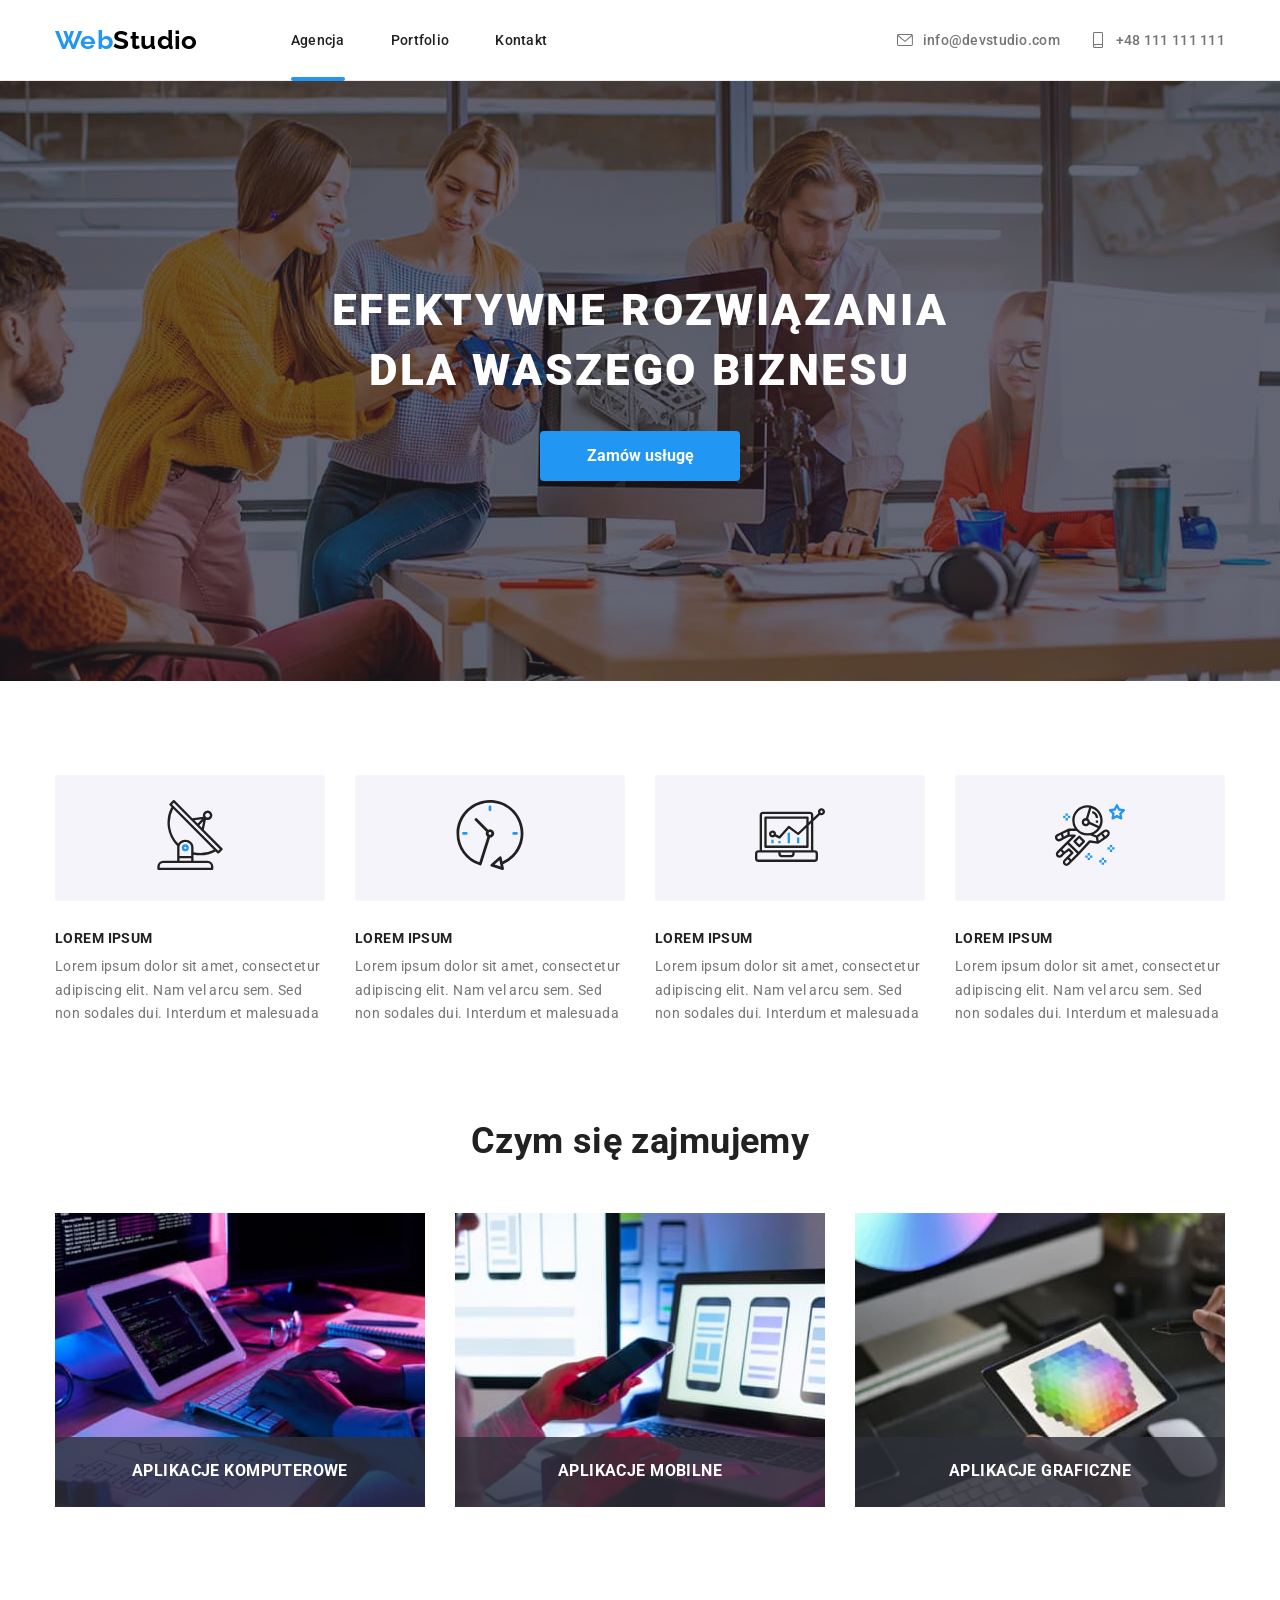
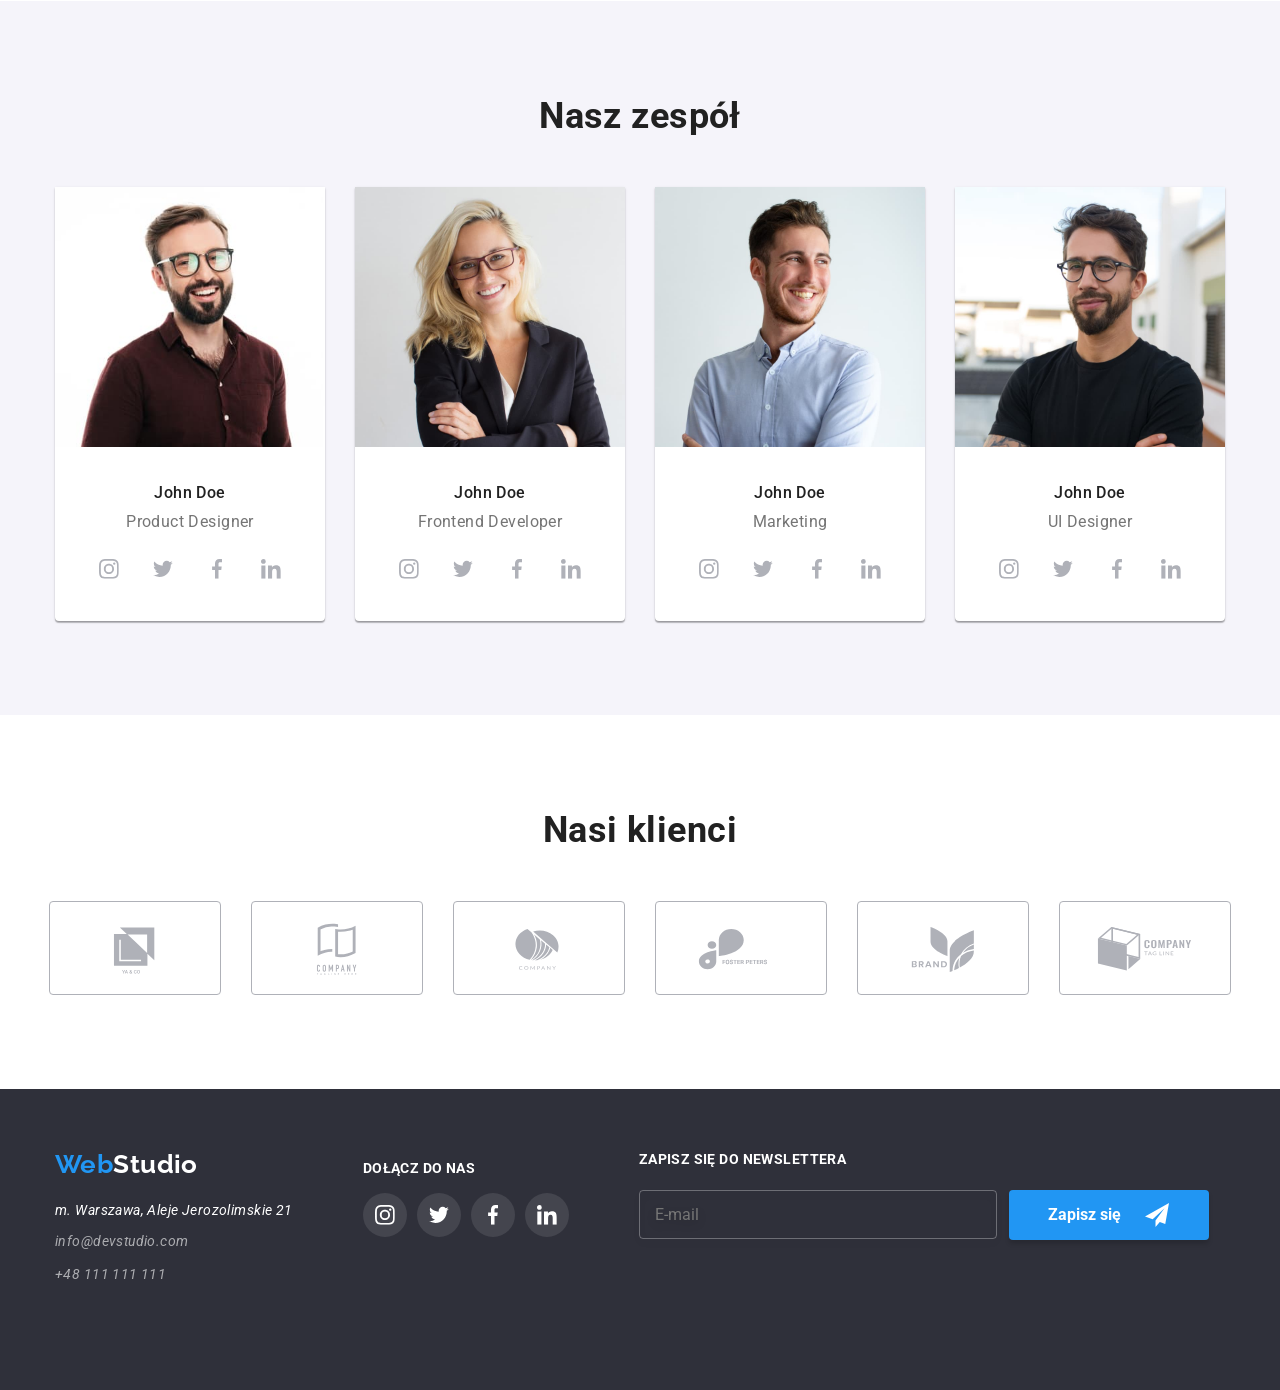
<file: index.html>
<!DOCTYPE html>
<html lang="pl">
  <head>
    <meta charset="UTF-8" />
    <meta http-equiv="X-UA-Compatible" content="IE=edge" />
    <meta name="viewport" content="width=device-width, initial-scale=1.0" />
    <title>Web Studio</title>
    <meta name="description" content="Najlepsza Firma zajmująca się dystrybucją oplikacji" />
    <meta name="keywords" content="aplikacje adroid web new trchnology" />
    <link
      rel="stylesheet"
      href="https://cdnjs.cloudflare.com/ajax/libs/modern-normalize/1.0.0/modern-normalize.min.css"
    />
    <link rel="stylesheet" href="./css/styles.css?=1.0.5" />
    <link rel="preconnect" href="https://fonts.googleapis.com" />
    <link rel="preconnect" href="https://fonts.gstatic.com" crossorigin />
  </head>
  <body>
    <div class="backdrop is-hidden" data-modal>
      <div class="modal">
        <p class="form-title">Zostaw swoje dane w formularzu poniżej</p>
        <form class="form">
          <div class="label-input-box">
            <input
              type="text"
              class="form-input"
              id="username"
              name="username"
              required
              minlength="3"
            />

            <svg class="form-icon">
              <use href="images/sprite.svg#icon-persol-form"></use>
            </svg>
            <label for="username" class="form-label"><span class="label-text">Imie</span> </label>
          </div>
          <div class="label-input-box">
            <input type="tel" class="form-input" name="tel" id="tel" required />
            <svg class="form-icon">
              <use href="images/sprite.svg#icon-phone-form"></use>
            </svg>
            <label for="tel" class="form-label"><span class="label-text">Telefon</span> </label>
          </div>
          <div class="label-input-box">
            <input type="email" class="form-input" name="checkbox" id="email" required />
            <svg class="form-icon">
              <use href="images/sprite.svg#icon-email-form"></use>
            </svg>
            <label for="email" class="form-label"><span class="label-text">Email</span> </label>
          </div>
          <div class="label-input-box">
            <label class="form-label">
              <span class="label-text">Komentarz</span>
              <textarea
                name="feedback"
                class="form-text-area"
                rows="5"
                placeholder="Wprowadż tekst"
              ></textarea>
            </label>
          </div>
          <div class="form-policy">
            <input
              type="checkbox"
              class="form-policy visually-hidden"
              name="mail"
              id="user-policy"
              required
            />

            <label for="user-policy" class="form-policy-text">
              Oświadczam iż akceptuję <a href="" class="consents">Regulamin</a> i
              <a href="" class="consents">Politykę Prywatności.</a></label
            >
          </div>
          <button type="submit" class="submit-btn">Wyślij</button>
        </form>

        <button type="button" class="close-btn" data-modal-close>X</button>
      </div>
    </div>
    <header>
      <div class="menu">
        <div class="container">
          <nav class="menu-nav">
            <ul class="menu-list">
              <li class="menu-nav-logo">
                <a class="logo-black" href="https://mateuszfrankowski.github.io/goit-markup-hw-06/"
                  ><span class="logo-blue">Web</span>Studio</a
                >
              </li>
              <li><a class="menu-nav-links actual-page" href="index.html">Agencja</a></li>
              <li><a class="menu-nav-links" href="portfolio.html">Portfolio</a></li>
              <li><a class="menu-nav-links" href="#contact">Kontakt</a></li>
            </ul>
          </nav>
          <ul class="contact">
            <li>
              <a class="contact-mail" href="mailto:info@devstudio.com">
                <div class="contact-icon-box">
                  <svg class="contact-icon envelope">
                    <use href="images/sprite.svg#icon-envelope"></use>
                  </svg>
                </div>
                info@devstudio.com</a
              >
            </li>
            <li>
              <a class="contact-tel" href="tel:+48111111111">
                <div class="contact-icon-box">
                  <svg class="contact-icon smartphone">
                    <use href="images/sprite.svg#icon-smartphone"></use>
                  </svg>
                </div>
                +48 111 111 111</a
              >
            </li>
          </ul>
        </div>
      </div>
      <section class="header">
        <div class="container">
          <h1 class="motto-text">Efektywne rozwiązania dla waszego biznesu</h1>
          <button class="order-button" type="button" data-modal-open>Zamów usługę</button>
        </div>
      </section>
    </header>
    <main>
      <section>
        <div class="container">
          <ul class="advantages">
            <li>
              <div class="our-strengths-icon">
                <svg class="icon antenna">
                  <use href="images/sprite.svg#icon-antenna-1"></use>
                </svg>
              </div>
              <h4 class="advantages-title">Lorem Ipsum</h4>
              <p class="advantages-text">
                Lorem ipsum dolor sit amet, consectetur adipiscing elit. Nam vel arcu sem. Sed non
                sodales dui. Interdum et malesuada
              </p>
            </li>
            <li>
              <div class="our-strengths-icon">
                <svg class="icon clock">
                  <use href="images/sprite.svg#icon-clock-1"></use>
                </svg>
              </div>
              <h4 class="advantages-title">Lorem Ipsum</h4>
              <p class="advantages-text">
                Lorem ipsum dolor sit amet, consectetur adipiscing elit. Nam vel arcu sem. Sed non
                sodales dui. Interdum et malesuada
              </p>
            </li>
            <li>
              <div class="our-strengths-icon">
                <svg class="icon diagram">
                  <use href="images/sprite.svg#icon-diagram-1"></use>
                </svg>
              </div>
              <h4 class="advantages-title">Lorem Ipsum</h4>
              <p class="advantages-text">
                Lorem ipsum dolor sit amet, consectetur adipiscing elit. Nam vel arcu sem. Sed non
                sodales dui. Interdum et malesuada
              </p>
            </li>
            <li>
              <div class="our-strengths-icon">
                <svg class="icon astronaut">
                  <use href="images/sprite.svg#icon-astronaut-1"></use>
                </svg>
              </div>
              <h4 class="advantages-title">Lorem Ipsum</h4>
              <p class="advantages-text">
                Lorem ipsum dolor sit amet, consectetur adipiscing elit. Nam vel arcu sem. Sed non
                sodales dui. Interdum et malesuada
              </p>
            </li>
          </ul>
        </div>
      </section>

      <section class="ourwork">
        <div class="container">
          <h2 class="ourwork-title">Czym się zajmujemy</h2>

          <ul class="ourwork-photos">
            <li>
              <div class="text-with-background"><p>Aplikacje komputerowe</p></div>
              <img
                src="images/pc.jpg"
                alt="writing a code on the keyboard"
                width="370"
                height="294"
              />
            </li>
            <li>
              <div class="text-with-background"><p>Aplikacje mobilne</p></div>
              <img src="images/phone.jpg" alt="Smartphone in hand " width="370" height="294" />
            </li>
            <li>
              <div class="text-with-background"><p>Aplikacje graficzne</p></div>
              <img
                src="images/tablet.jpg"
                alt="Choosing a color on the tablet"
                width="370"
                height="294"
              />
            </li>
          </ul>
        </div>
      </section>

      <section class="team">
        <div class="container">
          <h2 class="team-title" id="agency">Nasz zespół</h2>

          <ul class="team-list">
            <li>
              <figure class="team-designer">
                <img
                  src="images/teamproductdesigner.jpg"
                  alt="Product Designer John Doe"
                  width="270"
                  height="260"
                />
                <figcaption>
                  <p class="team-photo-name">John Doe</p>
                  <p class="team-photo-text">Product Designer</p>
                  <div class="team-allsocial-icon">
                    <a href="">
                      <div class="team-social-icon">
                        <svg class="social-icon instagram">
                          <use href="images/sprite.svg#icon-instagram"></use>
                        </svg>
                      </div>
                    </a>
                    <a href="">
                      <div class="team-social-icon">
                        <svg class="social-icon twitter">
                          <use href="images/sprite.svg#icon-twitter"></use>
                        </svg>
                      </div>
                    </a>
                    <a href="">
                      <div class="team-social-icon">
                        <svg class="social-icon facebook">
                          <use href="images/sprite.svg#icon-facebook"></use>
                        </svg>
                      </div>
                    </a>
                    <a href="">
                      <div class="team-social-icon">
                        <svg class="social-icon linkedin">
                          <use href="images/sprite.svg#icon-linkedin"></use>
                        </svg>
                      </div>
                    </a>
                  </div>
                </figcaption>
              </figure>
            </li>

            <li>
              <figure>
                <img
                  src="images/teamfrontednfdeveloper.jpg"
                  alt="Frontend Developer John Doe "
                  width="270"
                  height="260"
                />
                <figcaption>
                  <p class="team-photo-name">John Doe</p>
                  <p class="team-photo-text">Frontend Developer</p>
                  <div class="team-allsocial-icon">
                    <a href="">
                      <div class="team-social-icon">
                        <svg class="social-icon instagram">
                          <use href="images/sprite.svg#icon-instagram"></use>
                        </svg>
                      </div>
                    </a>
                    <a href="">
                      <div class="team-social-icon">
                        <svg class="social-icon twitter">
                          <use href="images/sprite.svg#icon-twitter"></use>
                        </svg>
                      </div>
                    </a>
                    <a href="">
                      <div class="team-social-icon">
                        <svg class="social-icon facebook">
                          <use href="images/sprite.svg#icon-facebook"></use>
                        </svg>
                      </div>
                    </a>
                    <a href="">
                      <div class="team-social-icon">
                        <svg class="social-icon linkedin">
                          <use href="images/sprite.svg#icon-linkedin"></use>
                        </svg>
                      </div>
                    </a>
                  </div>
                </figcaption>
              </figure>
            </li>

            <li>
              <figure class="team-marketing">
                <img
                  src="images/teammarketing.jpg"
                  alt="Marketing John Doe "
                  width="270"
                  height="260"
                />
                <figcaption>
                  <p class="team-photo-name">John Doe</p>
                  <p class="team-photo-text">Marketing</p>
                  <div class="team-allsocial-icon">
                    <a href="">
                      <div class="team-social-icon">
                        <svg class="social-icon instagram">
                          <use href="images/sprite.svg#icon-instagram"></use>
                        </svg>
                      </div>
                    </a>
                    <a href="">
                      <div class="team-social-icon">
                        <svg class="social-icon twitter">
                          <use href="images/sprite.svg#icon-twitter"></use>
                        </svg>
                      </div>
                    </a>
                    <a href="">
                      <div class="team-social-icon">
                        <svg class="social-icon facebook">
                          <use href="images/sprite.svg#icon-facebook"></use>
                        </svg>
                      </div>
                    </a>
                    <a href="">
                      <div class="team-social-icon">
                        <svg class="social-icon linkedin">
                          <use href="images/sprite.svg#icon-linkedin"></use>
                        </svg>
                      </div>
                    </a>
                  </div>
                </figcaption>
              </figure>
            </li>

            <li>
              <figure class="team-uidesigner">
                <img
                  src="images/teamuidesigner.jpg"
                  alt="UI Designer John Doe "
                  width="270"
                  height="260"
                />
                <figcaption>
                  <p class="team-photo-name">John Doe</p>
                  <p class="team-photo-text">UI Designer</p>
                  <div class="team-allsocial-icon">
                    <a href="">
                      <div class="team-social-icon">
                        <svg class="social-icon instagram">
                          <use href="images/sprite.svg#icon-instagram"></use>
                        </svg>
                      </div>
                    </a>
                    <a href="">
                      <div class="team-social-icon">
                        <svg class="social-icon twitter">
                          <use href="images/sprite.svg#icon-twitter"></use>
                        </svg>
                      </div>
                    </a>
                    <a href="">
                      <div class="team-social-icon">
                        <svg class="social-icon facebook">
                          <use href="images/sprite.svg#icon-facebook"></use>
                        </svg>
                      </div>
                    </a>
                    <a href="">
                      <div class="team-social-icon">
                        <svg class="social-icon linkedin">
                          <use href="images/sprite.svg#icon-linkedin"></use>
                        </svg>
                      </div>
                    </a>
                  </div>
                </figcaption>
              </figure>
            </li>
          </ul>
        </div>
      </section>
      <section class="customers">
        <div class="container">
          <h2 class="customers-title">Nasi klienci</h2>

          <ul class="customers-list">
            <li>
              <a href="">
                <div class="cont-customers-icon">
                  <svg class="customer-icon customer1">
                    <use href="images/sprite.svg#icon-client1"></use>
                  </svg>
                </div>
              </a>
            </li>
            <li>
              <a href="">
                <div class="cont-customers-icon">
                  <svg class="customer-icon customer2">
                    <use href="images/sprite.svg#icon-client2"></use>
                  </svg>
                </div>
              </a>
            </li>
            <li>
              <a href="">
                <div class="cont-customers-icon">
                  <svg class="customer-icon customer3">
                    <use href="images/sprite.svg#icon-client3"></use>
                  </svg>
                </div>
              </a>
            </li>
            <li>
              <a href="">
                <div class="cont-customers-icon">
                  <svg class="customer-icon customer4">
                    <use href="images/sprite.svg#icon-client4"></use>
                  </svg>
                </div>
              </a>
            </li>
            <li>
              <a href="">
                <div class="cont-customers-icon">
                  <svg class="customer-icon customer5">
                    <use href="images/sprite.svg#icon-client5"></use>
                  </svg>
                </div>
              </a>
            </li>
            <li>
              <a href="">
                <div class="cont-customers-icon">
                  <svg class="customer-icon customer6">
                    <use href="images/sprite.svg#icon-client6"></use>
                  </svg>
                </div>
              </a>
            </li>
          </ul>
        </div>
      </section>
    </main>

    <footer class="foot" id="contact">
      <div class="container">
        <div class="foot-left">
          <a class="logo-white" href="index.html"><span class="logo-blue">Web</span>Studio</a>

          <address class="adress">
            <p class="adress-street">m. Warszawa, Aleje Jerozolimskie 21</p>
            <ul class="adress-list">
              <!-- Link do adresu e-mail  -->
              <li><a class="foot-mail" href="mailto:info@devstudio.com">info@devstudio.com</a></li>
              <!-- Link do numeru telefonu -->
              <li><a class="foot-tel" href="tel:+48111111111">+48 111 111 111</a></li>
            </ul>
          </address>
        </div>
        <div class="follow">
          <p>DOŁĄCZ DO NAS</p>
          <div class="adress-allsocial-icon">
            <a href="">
              <div class="adress-social-icon-box">
                <svg class="addres-social-icon instagram">
                  <use href="images/sprite.svg#icon-instagram"></use>
                </svg></div
            ></a>
            <a href="">
              <div class="adress-social-icon-box">
                <svg class="addres-social-icon twitter">
                  <use href="images/sprite.svg#icon-twitter"></use>
                </svg></div
            ></a>
            <a href="">
              <div class="adress-social-icon-box">
                <svg class="addres-social-icon facebook">
                  <use href="images/sprite.svg#icon-facebook"></use>
                </svg>
              </div>
            </a>
            <a href="">
              <div class="adress-social-icon-box">
                <svg class="addres-social-icon linkedin">
                  <use href="images/sprite.svg#icon-linkedin"></use>
                </svg>
              </div>
            </a>
          </div>
        </div>
        <div class="subscribtion">
          <p class="subs-form-title">Zapisz Się do newslettera</p>
          <form class="subs-form">
            <label class="subs-form-label">
              <input
                type="email"
                class="subs-form-input"
                name="mail-newsletter"
                placeholder="E-mail"
                required
              />
            </label>

            <button type="submit" class="submit-btn-news">
              Zapisz się

              <svg class="submit-social-icon">
                <use href="images/sprite.svg#icon-send-form"></use>
              </svg>
            </button>
          </form>
        </div>
      </div>
    </footer>
    <script src="js/modal.js"></script>
  </body>
</html>
</file>
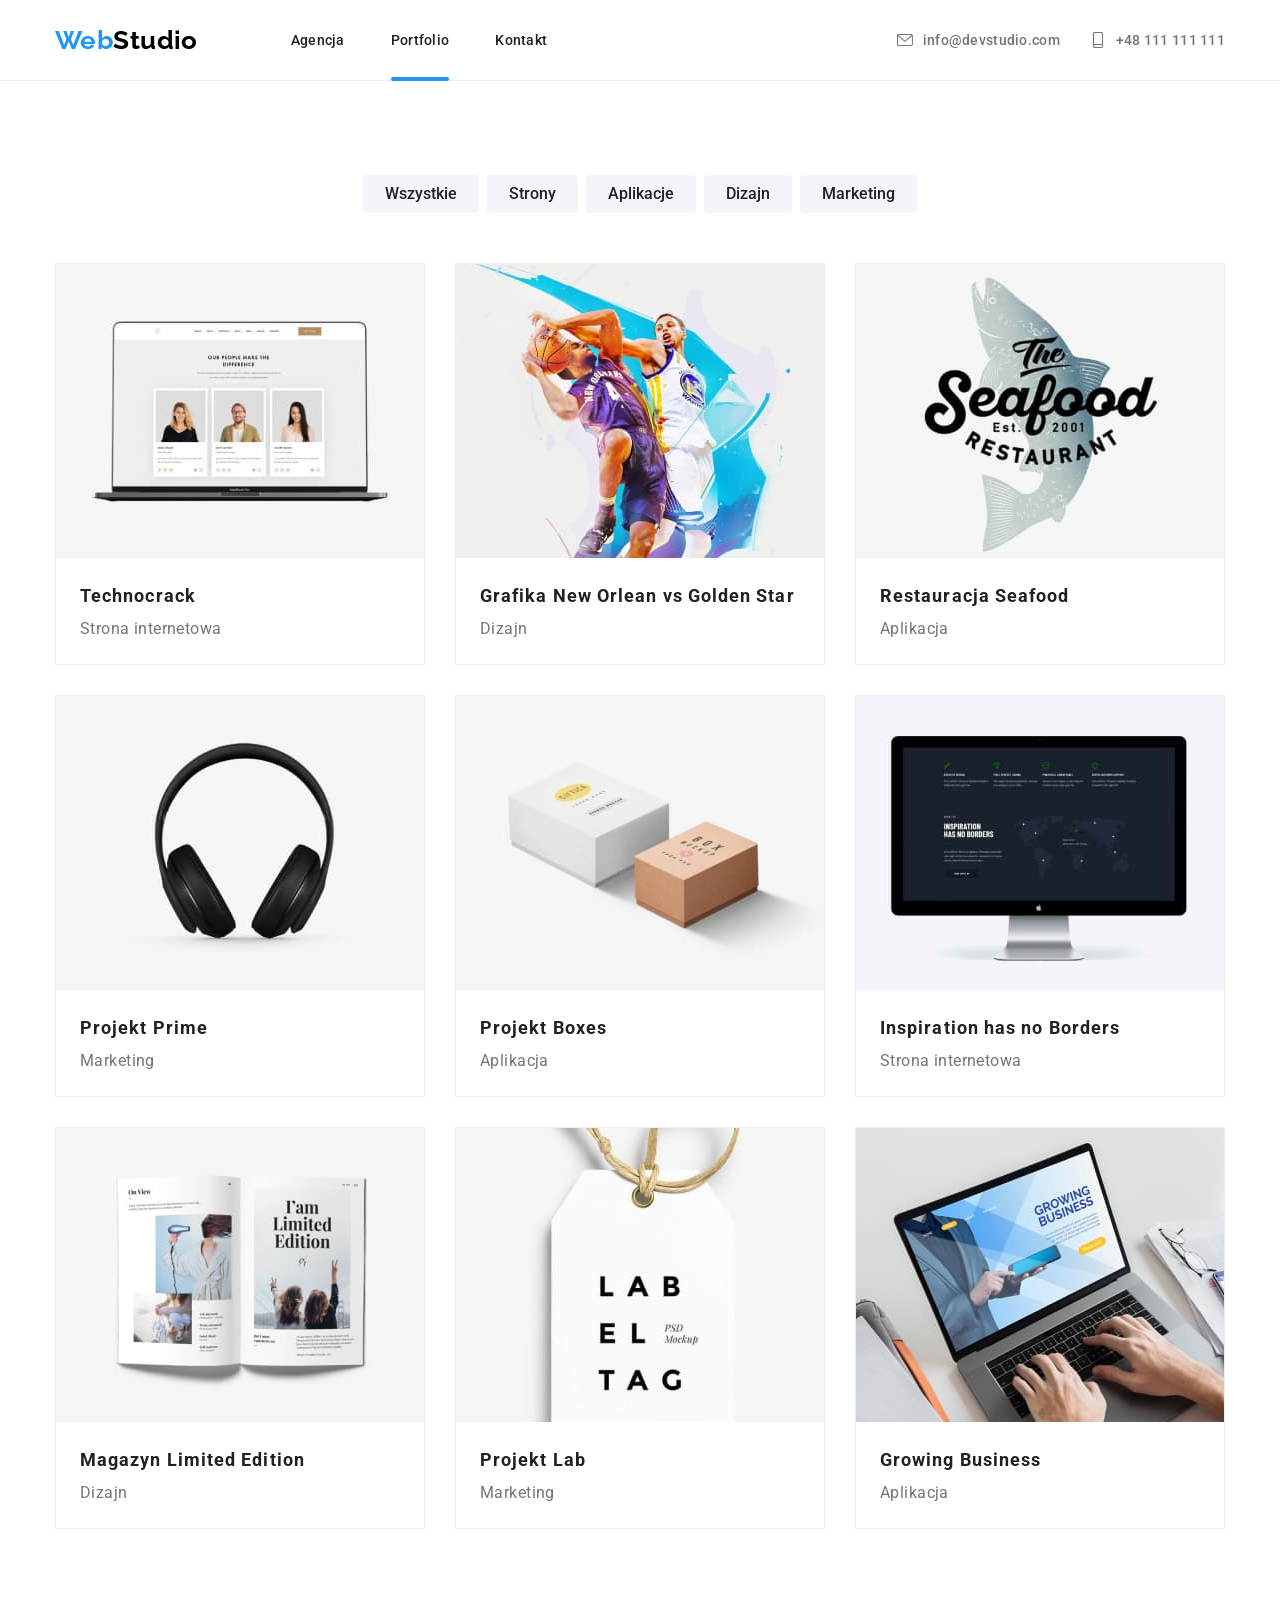
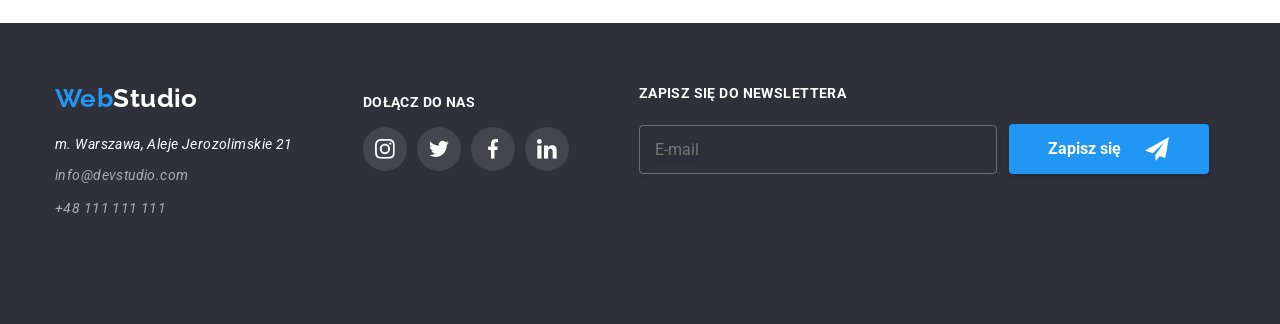
<file: portfolio.html>
<!DOCTYPE html>
<html lang="pl">
  <head>
    <meta charset="UTF-8" />
    <meta http-equiv="X-UA-Compatible" content="IE=edge" />

    <meta name="viewport" content="width=device-width, initial-scale=1.0" />
    <title>Web Studio</title>
    <link
      rel="stylesheet"
      href="https://cdnjs.cloudflare.com/ajax/libs/modern-normalize/1.0.0/modern-normalize.min.css"
    />
    <link rel="stylesheet" href="./css/styles.css?=1.0.3" />
    <link rel="preconnect" href="https://fonts.googleapis.com" />
    <link rel="preconnect" href="https://fonts.gstatic.com" crossorigin />
  </head>
  <body>
    <header>
      <div class="menu">
        <div class="container">
          <nav class="menu-nav">
            <ul class="menu-list">
              <li class="menu-nav-logo">
                <a class="logo-black" href="https://mateuszfrankowski.github.io/goit-markup-hw-04/"
                  ><span class="logo-blue">Web</span>Studio</a
                >
              </li>
              <li><a class="menu-nav-links" href="index.html">Agencja</a></li>
              <li><a class="menu-nav-links actual-page" href="portfolio.html">Portfolio</a></li>
              <li><a class="menu-nav-links" href="#contact">Kontakt</a></li>
            </ul>
          </nav>
          <ul class="contact">
            <li>
              <a class="contact-mail" href="mailto:info@devstudio.com">
                <div class="contact-icon-box">
                  <svg class="contact-icon envelope">
                    <use href="images/sprite.svg#icon-envelope"></use>
                  </svg>
                </div>
                info@devstudio.com</a
              >
            </li>
            <li>
              <a class="contact-tel" href="tel:+48111111111">
                <div class="contact-icon-box">
                  <svg class="contact-icon smartphone">
                    <use href="images/sprite.svg#icon-smartphone"></use>
                  </svg>
                </div>
                +48 111 111 111</a
              >
            </li>
          </ul>
        </div>
      </div>
    </header>
    <main>
      <div class="filters">
        <div class="container">
          <ul class="filters-list">
            <li>
              <button class="filters-button" type="button">Wszystkie</button>
            </li>
            <li>
              <button class="filters-button" type="button">Strony</button>
            </li>
            <li>
              <button class="filters-button" type="button">Aplikacje</button>
            </li>
            <li>
              <button class="filters-button" type="button">Dizajn</button>
            </li>
            <li>
              <button class="filters-button" type="button">Marketing</button>
            </li>
          </ul>
        </div>
      </div>

      <div class="portfolio">
        <div class="container">
          <ul class="portfolio-list">
            <li>
              <figure class="portfolio-picture">
                <div class="portfolio-picture-container">
                  <div class="portfolio-background">
                    <p class="portfolio-hover-text">
                      Technocrack jest popularną platformą wykorzystywaną do rozpowszechniania
                      koronawirusa. Firmy wykorzystują tę platformę do celów szpiegowskich i ataków
                      na niezabezpieczone serwery konkurencji
                    </p>
                  </div>
                  <img src=images/portfolio1.jpg alt="Strona internetowa" width="370" height="294"
                  />
                </div>
                <figcaption>
                  <p class="portfolio-photo-title">Technocrack</p>
                  <p class="portfolio-text">Strona internetowa</p>
                </figcaption>
              </figure>
            </li>
            <li>
              <figure class="portfolio-picture">
                <div class="portfolio-picture-container">
                  <div class="portfolio-background">
                    <p class="portfolio-hover-text">
                      Technocrack jest popularną platformą wykorzystywaną do rozpowszechniania
                      koronawirusa. Firmy wykorzystują tę platformę do celów szpiegowskich i ataków
                      na niezabezpieczone serwery konkurencji
                    </p>
                  </div>
                  <img src=images/portfolio2.jpg alt="koszykarze" width="370" height="294" />
                </div>
                <figcaption>
                  <p class="portfolio-photo-title">Grafika New Orlean vs Golden Star</p>
                  <p class="portfolio-text">Dizajn</p>
                </figcaption>
              </figure>
            </li>
            <li>
              <figure class="portfolio-picture">
                <div class="portfolio-picture-container">
                  <div class="portfolio-background">
                    <p class="portfolio-hover-text">
                      Technocrack jest popularną platformą wykorzystywaną do rozpowszechniania
                      koronawirusa. Firmy wykorzystują tę platformę do celów szpiegowskich i ataków
                      na niezabezpieczone serwery konkurencji
                    </p>
                  </div>
                  <!-- Dowolna treść graficzna: zdjęcie, wykres, diagram itp. -->
                  <img src=images/portfolio3.jpg alt="logo ryba" width="370" height="294" />
                </div>
                <figcaption>
                  <p class="portfolio-photo-title">Restauracja Seafood</p>
                  <p class="portfolio-text">Aplikacja</p>
                </figcaption>
              </figure>
            </li>
            <li>
              <figure class="portfolio-picture">
                <div class="portfolio-picture-container">
                  <div class="portfolio-background">
                    <p class="portfolio-hover-text">
                      Technocrack jest popularną platformą wykorzystywaną do rozpowszechniania
                      koronawirusa. Firmy wykorzystują tę platformę do celów szpiegowskich i ataków
                      na niezabezpieczone serwery konkurencji
                    </p>
                  </div>

                  <!-- Dowolna treść graficzna: zdjęcie, wykres, diagram itp. -->
                  <img src=images/portfolio4.jpg alt="słuchawki nauszne" width="370" height="294" />
                </div>
                <figcaption>
                  <p class="portfolio-photo-title">Projekt Prime</p>
                  <p class="portfolio-text">Marketing</p>
                </figcaption>
              </figure>
            </li>
            <li>
              <figure class="portfolio-picture">
                <div class="portfolio-picture-container">
                  <div class="portfolio-background">
                    <p class="portfolio-hover-text">
                      Technocrack jest popularną platformą wykorzystywaną do rozpowszechniania
                      koronawirusa. Firmy wykorzystują tę platformę do celów szpiegowskich i ataków
                      na niezabezpieczone serwery konkurencji
                    </p>
                  </div>
                  <img src=images/portfolio5.jpg alt="pudełka opakowania" width="370" height="294"
                  />
                </div>
                <figcaption>
                  <p class="portfolio-photo-title">Projekt Boxes</p>
                  <p class="portfolio-text">Aplikacja</p>
                </figcaption>
              </figure>
            </li>
            <li>
              <figure class="portfolio-picture">
                <div class="portfolio-picture-container">
                  <div class="portfolio-background">
                    <p class="portfolio-hover-text">
                      Technocrack jest popularną platformą wykorzystywaną do rozpowszechniania
                      koronawirusa. Firmy wykorzystują tę platformę do celów szpiegowskich i ataków
                      na niezabezpieczone serwery konkurencji
                    </p>
                  </div>
                  <img src=images/portfolio6.jpg alt="monitor" width="370" height="294" />
                </div>
                <figcaption>
                  <p class="portfolio-photo-title">Inspiration has no Borders</p>
                  <p class="portfolio-text">Strona internetowa</p>
                </figcaption>
              </figure>
            </li>
            <li>
              <figure class="portfolio-picture">
                <div class="portfolio-picture-container">
                  <div class="portfolio-background">
                    <p class="portfolio-hover-text">
                      Technocrack jest popularną platformą wykorzystywaną do rozpowszechniania
                      koronawirusa. Firmy wykorzystują tę platformę do celów szpiegowskich i ataków
                      na niezabezpieczone serwery konkurencji
                    </p>
                  </div>
                  <img src=images/portfolio7.jpg alt="magazyn" width="370" height="294" />
                </div>
                <figcaption>
                  <p class="portfolio-photo-title">Magazyn Limited Edition</p>
                  <p class="portfolio-text">Dizajn</p>
                </figcaption>
              </figure>
            </li>
            <li>
              <figure class="portfolio-picture">
                <div class="portfolio-picture-container">
                  <div class="portfolio-background">
                    <p class="portfolio-hover-text">
                      Technocrack jest popularną platformą wykorzystywaną do rozpowszechniania
                      koronawirusa. Firmy wykorzystują tę platformę do celów szpiegowskich i ataków
                      na niezabezpieczone serwery konkurencji
                    </p>
                  </div>
                  <img src=images/portfolio8.jpg alt="zawieszka lab el tag" width="370" height="294"
                  />
                </div>
                <figcaption>
                  <p class="portfolio-photo-title">Projekt Lab</p>
                  <p class="portfolio-text">Marketing</p>
                </figcaption>
              </figure>
            </li>
            <li>
              <figure class="portfolio-picture">
                <div class="portfolio-picture-container">
                  <div class="portfolio-background">
                    <p class="portfolio-hover-text">
                      Technocrack jest popularną platformą wykorzystywaną do rozpowszechniania
                      koronawirusa. Firmy wykorzystują tę platformę do celów szpiegowskich i ataków
                      na niezabezpieczone serwery konkurencji
                    </p>
                  </div>
                  <img src=images/portfolio9.jpg alt="pisanie na laptopie" width="370" height="294"
                  />
                </div>
                <figcaption>
                  <p class="portfolio-photo-title">Growing Business</p>
                  <p class="portfolio-text">Aplikacja</p>
                </figcaption>
              </figure>
            </li>
          </ul>
        </div>
      </div>
    </main>
    <footer class="foot" id="contact">
      <div class="container">
        <div class="foot-left">
          <a class="logo-white" href="index.html"><span class="logo-blue">Web</span>Studio</a>

          <address class="adress">
            <p class="adress-street">m. Warszawa, Aleje Jerozolimskie 21</p>
            <ul class="adress-list">
              <!-- Link do adresu e-mail  -->
              <li><a class="foot-mail" href="mailto:info@devstudio.com">info@devstudio.com</a></li>
              <!-- Link do numeru telefonu -->
              <li><a class="foot-tel" href="tel:+48111111111">+48 111 111 111</a></li>
            </ul>
          </address>
        </div>
        <div class="follow">
          <p>DOŁĄCZ DO NAS</p>
          <div class="adress-allsocial-icon">
            <a href="">
              <div class="adress-social-icon-box">
                <svg class="addres-social-icon instagram">
                  <use href="images/sprite.svg#icon-instagram"></use>
                </svg></div
            ></a>
            <a href="">
              <div class="adress-social-icon-box">
                <svg class="addres-social-icon twitter">
                  <use href="images/sprite.svg#icon-twitter"></use>
                </svg></div
            ></a>
            <a href="">
              <div class="adress-social-icon-box">
                <svg class="addres-social-icon facebook">
                  <use href="images/sprite.svg#icon-facebook"></use>
                </svg>
              </div>
            </a>
            <a href="">
              <div class="adress-social-icon-box">
                <svg class="addres-social-icon linkedin">
                  <use href="images/sprite.svg#icon-linkedin"></use>
                </svg>
              </div>
            </a>
          </div>
        </div>
        <div class="subscribtion">
          <p class="subs-form-title">Zapisz Się do newslettera</p>
          <form class="subs-form">
            <label class="subs-form-label">
              <input
                type="email"
                class="subs-form-input"
                name="mail-newsletter"
                placeholder="E-mail"
                required
              />
            </label>

            <button type="submit" class="submit-btn-news">
              Zapisz się

              <svg class="submit-social-icon">
                <use href="images/sprite.svg#icon-send-form"></use>
              </svg>
            </button>
          </form>
        </div>
      </div>
    </footer>
    <script src="./js/modal.js"></script>
  </body>
</html>
</file>
<file: css/styles.css>
@import url('https://fonts.googleapis.com/css2?family=Raleway:wght@700&family=Roboto:wght@400;500;700;900&display=swap');
*,
*::before,
*::after {
  box-sizing: border-box;
  margin: 0;
  padding: 0;
  border: 0;

  vertical-align: baseline;
  text-decoration: none;
  outline: 0;
}

:root {
  --project-color-blue: #2196f3;
  --project-color-dark: #212121;
  --project-color-white: #fff;
  --project-color-black: #000;
  --header-backgroud-dark: rgba(47, 48, 58, 0.4);
  --footer-backgroud-dark: #2f303a;
  --team-backgroud-lumio: #f5f4fa;
  --project-color-gray: #757575;
  --tel-mail-footer: rgba(255, 255, 255, 0.6);
  --button-shadow1: rgba(0, 0, 0, 0.15);
  --button-shadow2: rgba(0, 0, 0, 0.01);
  --button-shadow3: rgba(0, 0, 0, 0.08);
  --button-shadow4: rgba(0, 0, 0, 0.11);
  --border-top-logo: #ececec;
  --portfolio-pictures-border: #eeeeee;
}
body {
  font-family: 'Roboto', 'Raleway', sans-serif;
  font-style: normal;
  text-decoration: none;
  font-size: 14px;
  line-height: 1.5;
  letter-spacing: 0.03em;
  color: var(--project-color-gray);
  background-color: var(--project-color-white);

  /* width: 1600px; */
}

.container {
  width: 1200px;
  margin: 0 auto;
  padding-left: 15px;
  padding-right: 15px;
  padding-top: 94px;
  padding-bottom: 94px;
}
.menu .container {
  display: flex;
  flex-direction: row;
  justify-content: space-between;
  align-items: center;
  padding-top: 25px;
  padding-bottom: 24px;
  gap: 345px;
}
.menu {
  border-bottom: 1px solid var(--border-top-logo);
}

/* .menu-nav {
  display: flex;
} */
.menu-nav-logo {
  list-style-type: none;
  text-decoration: none;
  /* display: flex; */
}
.menu-list {
  list-style-type: none;
  display: flex;
  align-items: center;
}

.logo-black {
  font-family: 'Raleway';
  font-weight: 700;
  font-size: 26px;
  line-height: 1.19;
  /* identical to box height */
  text-decoration: none;
  color: var(--project-color-black);

  margin-right: 93px;
}
.logo-blue {
  color: var(--project-color-blue);
}

.menu-nav-links {
  position: relative;
  display: block;
  font-weight: 500;
  line-height: 1.17;
  font-style: normal;
  /* line height 16/14 */
  letter-spacing: 0.02em;
  text-decoration: none;
  list-style-type: none;
  color: var(--project-color-dark);
}
.actual-page::after {
  content: '';
  position: absolute;
  border-radius: 2px;
  height: 4px;
  bottom: -32px;
  margin: 0 auto;
  left: 0;
  right: 0;
  width: 100%;
  background: var(--project-color-blue);
}
.menu-list li:nth-child(2) {
  margin-right: 46px;
}
.menu-list li:nth-child(3) {
  margin-right: 46px;
}

.menu-nav-links:hover,
.menu-nav-links:focus {
  color: var(--project-color-blue);
  transition: color 250ms;
  transition-timing-function: cubic-bezier(0.4, 0, 0.2, 1);
}
.contact {
  list-style-type: none;
  display: flex;
  gap: 30px;
}
.contact a {
  display: flex;
  align-items: center;
  gap: 10px;
}

.contact-mail,
.contact-tel {
  font-weight: 500;
  line-height: 1.17;
  font-style: normal;
  letter-spacing: 0.02em;
  text-decoration: none;
  color: var(--project-color-gray);
}

/* .contact-mail:hover,
.contact-tel:hover,
.contact-mail:focus,
.contact-tel:focus {
  color: var(--project-color-blue);
  fill: var(--project-color-blue);
  transition: color 250ms;
  transition-timing-function: cubic-bezier(0.4, 0, 0.2, 1);
} */

.contact-icon-box {
  width: 16px;
  height: 16px;
  display: flex;
  justify-content: left;
  align-items: center;
}
.contact-icon.envelope {
  fill: var(--project-color-gray);
  display: block;
  width: 100%;
  height: 100%;
}
.contact-icon.smartphone {
  fill: var(--project-color-gray);
  display: block;
  width: 100%;
  height: 100%;
}

.contact li:hover .contact-icon,
.contact li:focus-within .contact-icon,
.contact li:hover a,
.contact li:focus-within a {
  fill: var(--project-color-blue);
  color: var(--project-color-blue);
  transition: color 250ms;
  transition-timing-function: cubic-bezier(0.4, 0, 0.2, 1);
}

/* heder motto*/

.header {
  text-align: center;
  background-image: linear-gradient(
      to bottom,
      var(--header-backgroud-dark),
      var(--header-backgroud-dark)
    ),
    url('../images/headerbackground.jpg');
  background-repeat: no-repeat;
  background-position: center;
  background-size: cover;
  /* changed from contain */
}

.header .container {
  padding-top: 200px;
  padding-left: 252px;
  padding-right: 252px;
  padding-bottom: 200px;
}
.motto-text {
  font-weight: 900;
  font-size: 44px;
  line-height: 1.36;
  letter-spacing: 0.06em;
  text-transform: uppercase;
  color: var(--project-color-white);
  text-align: center;
  max-width: 696px;
}

.order-button {
  font-family: 'Roboto';
  font-style: normal;
  font-weight: 700;
  font-size: 16px;
  line-height: 1.88;
  background-color: var(--project-color-blue);
  box-shadow: 0px 4px 4px var(--button-shadow1);
  border-radius: 4px;
  cursor: pointer;
  border-style: none;
  color: var(--project-color-white);
  margin-top: 30px;
  width: 200px;
  height: 50px;
  text-align: center;
}
/* lorem ipsum */
.our-strengths-icon {
  background: var(--team-backgroud-lumio);
  border-radius: 4px;
  margin-bottom: 30px;
  padding: 25px 100px;
  fill: var(--project-color-blue);
  --color5: var(--project-color-dark);
}
.icon {
  width: 70px;
  height: 70px;
}
.advantages {
  list-style-type: none;
  display: flex;
  gap: 30px;
}
.advantages li {
  width: 270px;
  font-size: 14px;
}

.advantages-title {
  font-weight: 700;
  line-height: 1;
  text-transform: uppercase;
  margin-bottom: 10px;
  color: var(--project-color-dark);
}
.advantages-text {
  line-height: 1.71;
  color: var(--project-color-gray);
}
/* ourwork */
.ourwork .container {
  padding-top: 0%;
}
.ourwork {
  padding-top: 0;
  font-size: 0;
}
.ourwork-title {
  font-weight: 700;
  line-height: 1.17;
  color: var(--project-color-dark);
  text-align: center;
  margin-bottom: 50px;
  font-size: 36px;
}
.ourwork-photos {
  list-style-type: none;
  padding-left: 0px;
  font-size: 0px;
  display: flex;
  gap: 30px;
}
.ourwork-photos li {
  /* border: 1px solid black; */
  margin-left: 0px;
  object-fit: contain;
  position: relative;
  /* text-align: center; */
}
.text-with-background {
  position: absolute;
  width: 100%;
  height: 23.8%;
  left: 0px;
  bottom: 0px;
  display: flex;
  align-items: center;
  justify-content: center;
  background: rgba(47, 48, 58, 0.8);
}
.text-with-background p {
  font-weight: 700;
  font-size: 1rem;
  line-height: 1.14;
  text-align: center;
  /* letter-spacing: 0.03em; */
  text-transform: uppercase;
  color: var(--project-color-white);
}

/* ourteam */
.team {
  background-color: var(--team-backgroud-lumio);
}
.team-list li {
  background: var(--project-color-white);
  box-shadow: 0px 1px 3px rgba(0, 0, 0, 0.12), 0px 1px 1px rgba(0, 0, 0, 0.14),
    0px 2px 1px rgba(0, 0, 0, 0.2);
  border-radius: 0px 0px 4px 4px;
  padding-bottom: 30px;
}
.team-title {
  font-size: 36px;
  font-weight: 700;
  line-height: 1.17;
  color: var(--project-color-dark);
  text-align: center;
  margin-bottom: 50px;
}
.team-list {
  list-style-type: none;
  display: flex;
  justify-content: space-between;
}
.team-list figcaption {
  padding-top: 30px;
}
.team-photo-name {
  font-weight: 500;
  font-size: 16px;
  line-height: 1.19;
  text-align: center;

  color: var(--project-color-dark);
}

.team-photo-text {
  font-weight: 400;
  font-size: 16px;
  line-height: 1.19;
  text-align: center;
  margin-top: 10px;
  color: var(--project-color-gray);
}
.team-allsocial-icon {
  display: flex;
  justify-content: center;
  gap: 10px;
  margin-top: 16px;
}
.team-social-icon {
  width: 44px;
  height: 44px;
  border-radius: 50%;
  display: flex;
  justify-content: center;
  align-items: center;
}
.social-icon {
  fill: #afb1b8;
  display: block;
  width: 45%;
  height: 45%;
}
.team-social-icon:hover,
.team-social-icon:focus {
  width: 44px;
  height: 44px;
  background-color: #2196f3;
  fill: #fff;

  transition-property: background-color, fill;
  transition-duration: 250ms;
  transition-timing-function: cubic-bezier(0.4, 0, 0.2, 1);
}

.team-social-icon:hover .social-icon,
.team-social-icon:focus .social-icon {
  background-color: #2196f3;
  fill: #fff;
  transition-property: background-color, fill;
  transition-duration: 250ms;
  transition-timing-function: cubic-bezier(0.4, 0, 0.2, 1);
}
/* ourcustomers */
.customers-title {
  font-weight: 700;
  line-height: 1.17;
  color: var(--project-color-dark);
  text-align: center;
  margin-bottom: 50px;
  font-size: 36px;
}

.customers-list {
  display: flex;
  justify-content: center;
  gap: 30px;
  margin-top: 16px;
  text-decoration: none;
  list-style: none;
}
.cont-customers-icon {
  display: flex;
  justify-content: center;
  align-items: center;
  border: 1px solid #afb1b8;
  border-radius: 4px;
  padding: 17.71px 32px 14.25px 32px;
}
.customer-icon {
  fill: #afb1b8;
  display: block;
  width: 106px;
  height: 60.04px;
}
.customer-icon:hover,
.customer-icon:focus,
.cont-customers-icon:hover,
.cont-customers-icon:focus {
  fill: var(--project-color-blue);
  border-color: var(--project-color-blue);
  transition-property: border-color, fill;
  transition-duration: 250ms;
  transition-timing-function: cubic-bezier(0.4, 0, 0.2, 1);
}

.cont-customers-icon:hover .customer-icon,
.cont-customers-icon:focus .customer-icon {
  fill: var(--project-color-blue);
  border-color: var(--project-color-blue);
  transition-property: border-color, fill;
  transition-duration: 250ms;
  transition-timing-function: cubic-bezier(0.4, 0, 0.2, 1);
}
/* footer */
.foot .container {
  padding-top: 60px;
  display: flex;
  gap: 70px;
}
.foot {
  background-color: var(--footer-backgroud-dark);

  min-height: 252px;
}
.adress-street {
  color: var(--project-color-white);
}
.adress-list {
  list-style: none;
}
.foot-tel,
.foot-mail {
  line-height: 1.71;
  color: var(--tel-mail-footer);
}

.adress-list > li {
  margin-bottom: 9px;
  margin-top: 0px;
}
.logo-white {
  font-family: 'Raleway';
  font-weight: 700;
  font-size: 26px;
  line-height: 1.19;
  text-decoration: none;
  color: var(--project-color-white);
}
.adress {
  margin-top: 20px;
}
.adress-list {
  padding-left: 0%;
  margin-bottom: 9px;
}
.adress-list:nth-child(-n + 2) {
  margin-top: 9px;
}
.follow {
  display: flex;
  flex-direction: column;
  padding-top: 12px;
}
.adress-allsocial-icon {
  display: flex;
  justify-content: center;
  gap: 10px;
  margin-top: 16px;
}
.adress-social-icon-box {
  width: 44px;
  height: 44px;
  border-radius: 50%;
  display: flex;
  justify-content: center;
  align-items: center;
  background-color: rgba(255, 255, 255, 0.1);
}
.follow p {
  text-transform: capitalize;
  /* font-family: 'Roboto';
  font-style: normal; */
  font-weight: 700;
  font-size: 14px;
  line-height: 1.14;
  /* letter-spacing: 0.03em; */
  text-transform: uppercase;
  color: var(--project-color-white);
}

.addres-social-icon {
  fill: #fff;

  display: block;
  width: 45%;
  height: 45%;
}
.adress-social-icon-box:hover,
.adress-social-icon-box:focus {
  width: 44px;
  height: 44px;
  background-color: var(--project-color-blue);
  fill: var(--project-color-white);
  transition-property: background-color, fill;
  transition-duration: 250ms;
  transition-timing-function: cubic-bezier(0.4, 0, 0.2, 1);
}

.adress-social-icon-box:hover .adress-social-icon,
.adress-social-icon-box:focus .adress-social-icon {
  background-color: var(--project-color-blue);
  fill: var(--project-color-white);
  transition-property: background-color, fill;
  transition-duration: 250ms;
  transition-timing-function: cubic-bezier(0.4, 0, 0.2, 1);
}
.subs-form-title {
  font-weight: 700;
  font-size: 14px;
  text-transform: uppercase;
  color: var(--project-color-white);
  margin-bottom: 20px;
}
.subs-form {
  display: flex;
  align-items: center;
  gap: 12px;
}
.subs-form-input {
  outline: none;
  appearance: none;
  width: 358px;
  height: 100%;
  border: 1px solid rgba(255, 255, 255, 0.3);
  filter: drop-shadow(0px 4px 4px rgba(0, 0, 0, 0.15));
  border-radius: 4px;
  padding: 14px 15px;
  font-size: 16px;
  line-height: 1.25;
  color: rgba(255, 255, 255, 0.6);
  background: initial;
}
.submit-btn-news {
  display: inline-flex;
  justify-content: center;
  align-items: center;
  gap: 24px;
  width: 200px;
  height: 50px;
  font-weight: 700;
  font-size: 16px;
  line-height: 1.25;
  border: none;
  border-radius: 4px;
  color: var(--project-color-white);
  cursor: pointer;
  background: var(--project-color-blue);
  box-shadow: 0px 4px 4px rgba(0, 0, 0, 0.15);
  border-radius: 4px;
  margin: 0 auto;
}

.submit-social-icon {
  fill: var(--project-color-white);
  display: block;
  width: 24px;
  height: 24px;
}
/* portfolio */
.filters .container {
  padding-bottom: 50px;
}
.filters-list {
  list-style: none;
  display: flex;
  justify-content: center;

  gap: 8px;
}
.filters-button {
  font-family: 'Roboto';
  font-style: normal;
  font-weight: 500;
  font-size: 16px;
  line-height: 1.63;
  text-align: center;
  background-color: var(--team-backgroud-lumio);
  color: var(--project-color-dark);
  border-style: none;
  border-radius: 4px;
  padding: 6px 22px;
}

.filters-button:hover,
.filters-button:focus {
  background-color: var(--project-color-blue);
  color: var(--project-color-white);
  box-shadow: 0px 3px 1px var(--button-shadow2), 0px 1px 2px var(--button-shadow3),
    0px 2px 2px var(--button-shadow4);
  cursor: pointer;
  transition-property: box-shadow, color, background-color;
  transition-duration: 250ms;
  transition-timing-function: cubic-bezier(0.4, 0, 0.2, 1);
}
.portfolio .container {
  padding-top: 0px;
}

.portfolio-list {
  list-style: none;
  display: flex;
  gap: 30px;
  flex-wrap: wrap;
}
.portfolio-list li {
  max-width: 370px;
  border: 1px solid var(--portfolio-pictures-border);
  box-shadow: none;
  transition-property: box-shadow;
  transition-duration: 250ms;
  transition-timing-function: cubic-bezier(0.4, 0, 0.2, 1);
}
.portfolio-picture figcaption {
  padding: 20px 24px;
}
.portfolio-picture img {
  object-fit: cover;
  display: block;
  width: 100%;
}
.portfolio-list li:hover,
.portfolio-list li:focus {
  box-shadow: 0px 1px 1px rgba(0, 0, 0, 0.12), 0px 4px 4px rgba(0, 0, 0, 0.06),
    1px 4px 6px rgba(0, 0, 0, 0.16);
  cursor: pointer;
  transition-property: box-shadow;
  transition-duration: 250ms;
  transition-timing-function: cubic-bezier(0.4, 0, 0.2, 1);
}
.portfolio-photo-title {
  font-weight: 700;
  font-size: 18px;
  line-height: 2;
  letter-spacing: 0.06em;
  color: var(--project-color-dark);
}
.portfolio-text {
  font-size: 16px;
  line-height: 1.88;
  color: var(--project-color-gray);
}

.portfolio-picture-container {
  position: relative;
  overflow: hidden;
}

.portfolio-background {
  position: absolute;
  width: 100%;
  background: rgba(33, 150, 243, 0.9);
  top: 0;
  left: 0;
  transform: translateY(+100%);
  transition-property: transform;
  transition-duration: 250ms;
  transition-timing-function: cubic-bezier(0.4, 0, 0.2, 1);
}
.portfolio-hover-text {
  font-size: 18px;
  line-height: 1.56;
  padding: 49px 45px 49px 24px;
  color: var(--project-color-white);
}
.portfolio-list li:hover .portfolio-background,
.portfolio-list li:focus:hover .portfolio-background {
  transform: translateY(0%);
  transition-property: transform;
  transition-duration: 250ms;
  transition-timing-function: cubic-bezier(0.4, 0, 0.2, 1);
}

/* ========= modal window ========*/

.backdrop {
  cursor: not-allowed;
  display: flex;
  position: fixed;
  background-color: hsla(0, 0%, 0%, 0.5);
  left: 0;
  right: 0;
  top: 0;
  bottom: 0;
  z-index: 2;
  transition: opacity 250ms, visibility 250ms;
  transition-timing-function: cubic-bezier(0.4, 0, 0.2, 1);
}
.modal {
  padding: 2rem 1rem;
  box-sizing: border-box;
  width: 528px;
  min-height: 581px;
  position: relative;
  cursor: initial;
  margin: auto;
  z-index: 2;
  background: var(--project-color-white);
  box-shadow: 0px 1px 3px rgba(0, 0, 0, 0.12), 0px 1px 1px rgba(0, 0, 0, 0.14),
    0px 2px 1px rgba(0, 0, 0, 0.2);
  border-radius: 4px;
  padding: 40px;
}
.close-btn,
.modal {
  cursor: pointer;
}
.close-btn {
  position: absolute;
  top: 8px;
  right: 8px;
  width: 30px;
  height: 30px;
  background-color: #ffffff;
  border: 1px solid rgba(0, 0, 0, 0.1);
  border-radius: 50%;
}
.is-hidden {
  opacity: 0;
  visibility: hidden;
  pointer-events: none;
}

/* =========END modal window ========*/
/* =========Form ========*/
.form-title {
  text-align: center;
  font-weight: 700;
  font-size: 20px;
  line-height: 1.15;
  color: var(--project-color-dark);
  margin-bottom: 12px;
}

input {
  padding: 8px;
  font-family: inherit;
}

.form-label {
  position: relative;
  display: flex;
  flex-direction: column;
  /* 
  margin-bottom: 10px; */
  gap: 4px;
}

.label-input-box {
  position: relative;
  display: flex;
  flex-direction: column-reverse;
  margin-bottom: 10px;
  gap: 4px;
}
.label-input-box.textarea {
  margin-bottom: 20px;
}
.form-input {
  outline: none;
  appearance: none;
  border: 1px solid rgba(33, 33, 33, 0.2);
  border-radius: 4px;
  padding-left: 42px;
  fill: var(--project-color-black);
}
.form-icon {
  position: absolute;
  top: 35px;
  left: 12px;
  height: 18px;
  width: 18px;
  z-index: 2;
  transition: opacity 250ms, visibility 250ms;
  transition-timing-function: cubic-bezier(0.4, 0, 0.2, 1);
}

.form-text-area {
  outline: none;
  appearance: none;
  border: 1px solid rgba(33, 33, 33, 0.2);
  border-radius: 4px;
  padding: 12px 16px;
  width: 448px;
  height: 120px;
  resize: none;
  transition: border 250ms;
  transition-timing-function: cubic-bezier(0.4, 0, 0.2, 1);
}
.form-input:focus,
.form-text-area:focus {
  border: 1px solid var(--project-color-blue);
}
.form-input:focus + .form-icon {
  fill: var(--project-color-blue);
  transition: fill 250ms;
  transition-timing-function: cubic-bezier(0.4, 0, 0.2, 1);
}
.form-policy {
  display: flex;
  justify-content: center;
  align-items: center;
  /* gap: 7px; */
  font-family: 'Roboto';
  font-style: normal;
  font-weight: 400;
  font-size: 14px;
  line-height: 24px;
  appearance: none;
}
.consents {
  color: var(--project-color-blue);
  text-decoration: underline;
}
.form-policy-text::before {
  content: '';
  position: relative;
  top: 3px;
  margin-right: 8px;
  display: inline-block;
  width: 16px;
  height: 16px;
  border: 2px solid var(--project-color-dark);
  border-radius: 2px;
  appearance: none;
  overflow: hidden;
}
.form-policy:checked + .form-policy-text:before {
  background-color: var(--project-color-blue);
  border: none;
  outline: 2px solid var(--project-color-white);
  background-image: url(../images/mark.svg);
  /* background-image: url('../images/sprite-max.svg#icon-check'); */
  /* background-image: url("data:image/svg+xml;charset=UTF-8,%3csvg width='13' height='10' viewBox='0 0 13 10' fill='none' xmlns='http://www.w3.org/2000/svg'%3e%3cpath d='M1.95703 4.75166L1.88825 4.68604L1.81923 4.75141L0.93123 5.59258L0.854858 5.66492L0.930974 5.73753L4.42671 9.07236L4.49574 9.1382L4.56476 9.07236L12.069 1.91352L12.1449 1.84116L12.069 1.76881L11.1873 0.927644L11.1183 0.861826L11.0493 0.927611L4.49577 7.17353L1.95703 4.75166Z' fill='white' stroke='white' stroke-width='0.2'/%3e%3c/svg%3e"); */
  /* background-image: url("data:image/svg+xml;charset=UTF-8,%3csvg id='icon-check' viewBox='0 0 13 10' %3e%3cpath d='M1.95703 4.75166L1.88825 4.68604L1.81923 4.75141L0.93123 5.59258L0.854858 5.66492L0.930974 5.73753L4.42671 9.07236L4.49574 9.1382L4.56476 9.07236L12.069 1.91352L12.1449 1.84116L12.069 1.76881L11.1873 0.927644L11.1183 0.861826L11.0493 0.927611L4.49577 7.17353L1.95703 4.75166Z' fill='white' stroke='white' stroke-width='0.2'/%3e%3c/svg%3e"); */
  background-size: 13px 10px;
  background-repeat: no-repeat;
  background-position: center;
}
.submit-btn {
  position: absolute;
  transform: translate(-50%, -50%);
  font-weight: 700;
  font-size: 16px;
  line-height: 1.87;
  width: 200px;
  height: 50px;
  border: none;
  border-radius: 4px;
  color: var(--project-color-white);
  cursor: pointer;
  background: var(--project-color-blue);
  box-shadow: 0px 4px 4px rgba(0, 0, 0, 0.15);
  border-radius: 4px;
  margin: auto;
  bottom: 15px;
  left: 50%;
  display: block;
}

.submit-btn:hover,
.submit-btn:focus {
  background-color: #1976d2;
}

.visually-hidden {
  clip: rect(0 0 0 0);
  clip-path: inset(50%);
  height: 1px;
  overflow: hidden;
  position: absolute;
  white-space: nowrap;
  width: 1px;
}
/* =========END form ========*/
</file>
